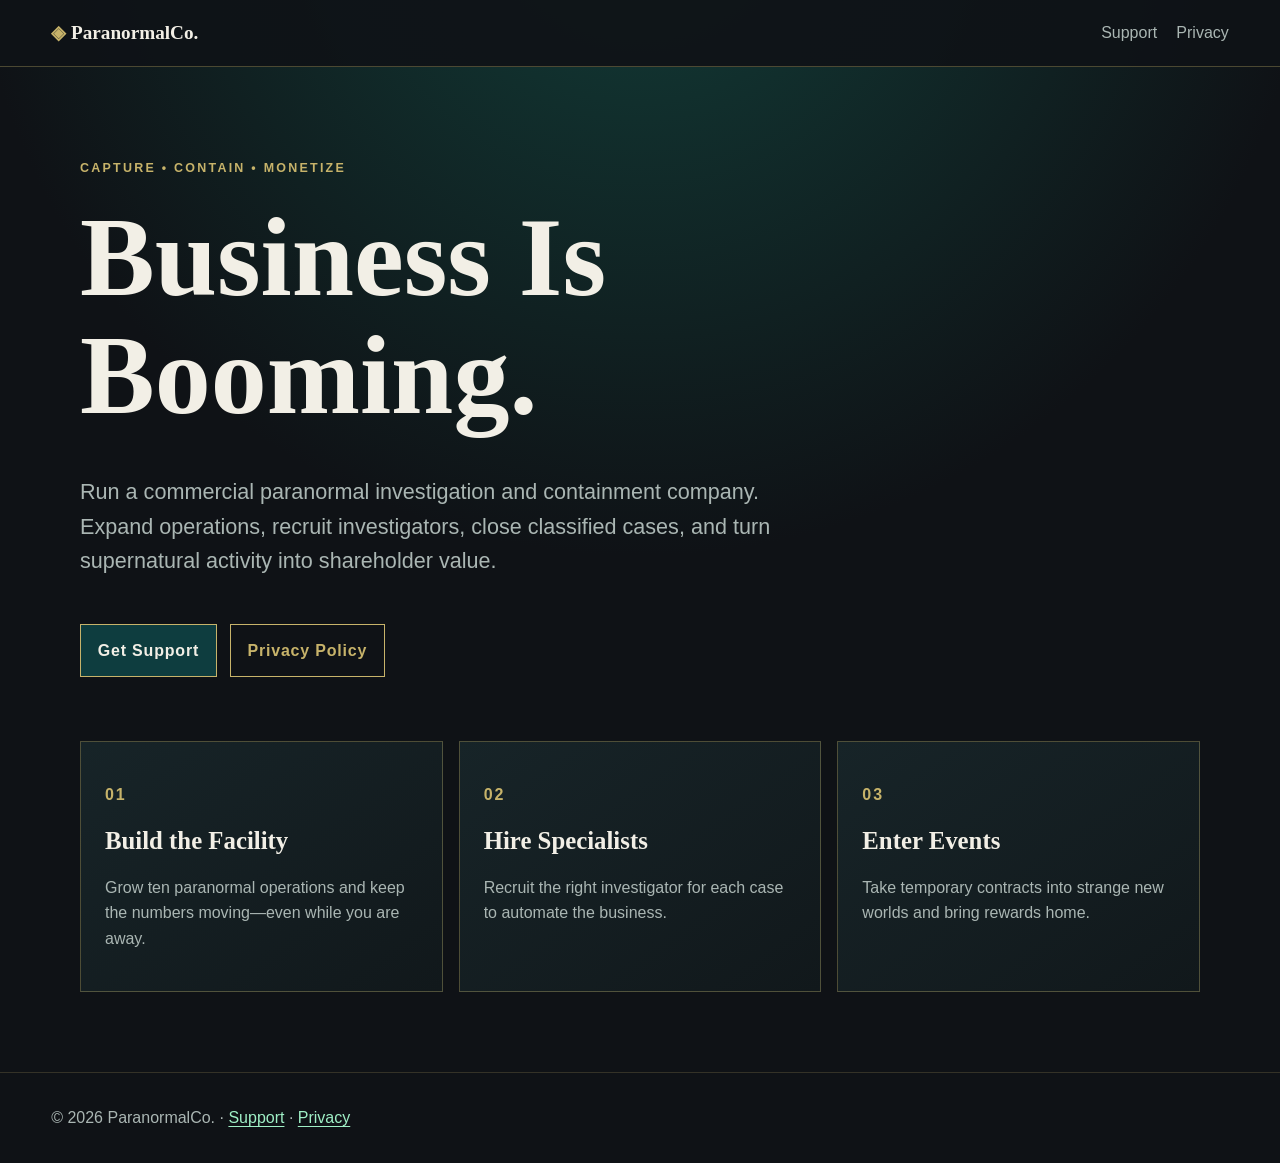
<file: index.html>
<!doctype html>
<html lang="en">
<head>
  <meta charset="utf-8">
  <meta name="viewport" content="width=device-width, initial-scale=1">
  <meta name="description" content="Official support and privacy information for ParanormalCo., the supernatural idle-management game.">
  <title>ParanormalCo. — Business Is Booming.</title>
  <link rel="stylesheet" href="styles.css">
</head>
<body>
  <header class="nav">
    <a class="brand" href="index.html"><span class="eye">◈</span> ParanormalCo.</a>
    <nav><a href="support.html">Support</a><a href="privacy.html">Privacy</a></nav>
  </header>
  <main>
    <section class="hero">
      <p class="eyebrow">CAPTURE • CONTAIN • MONETIZE</p>
      <h1>Business Is Booming.</h1>
      <p class="lede">Run a commercial paranormal investigation and containment company. Expand operations, recruit investigators, close classified cases, and turn supernatural activity into shareholder value.</p>
      <div class="actions"><a class="button" href="support.html">Get Support</a><a class="button secondary" href="privacy.html">Privacy Policy</a></div>
    </section>
    <section class="brief-grid" aria-label="Game features">
      <article><p class="number">01</p><h2>Build the Facility</h2><p>Grow ten paranormal operations and keep the numbers moving—even while you are away.</p></article>
      <article><p class="number">02</p><h2>Hire Specialists</h2><p>Recruit the right investigator for each case to automate the business.</p></article>
      <article><p class="number">03</p><h2>Enter Events</h2><p>Take temporary contracts into strange new worlds and bring rewards home.</p></article>
    </section>
  </main>
  <footer>© 2026 ParanormalCo. · <a href="support.html">Support</a> · <a href="privacy.html">Privacy</a></footer>
</body>
</html>
</file>
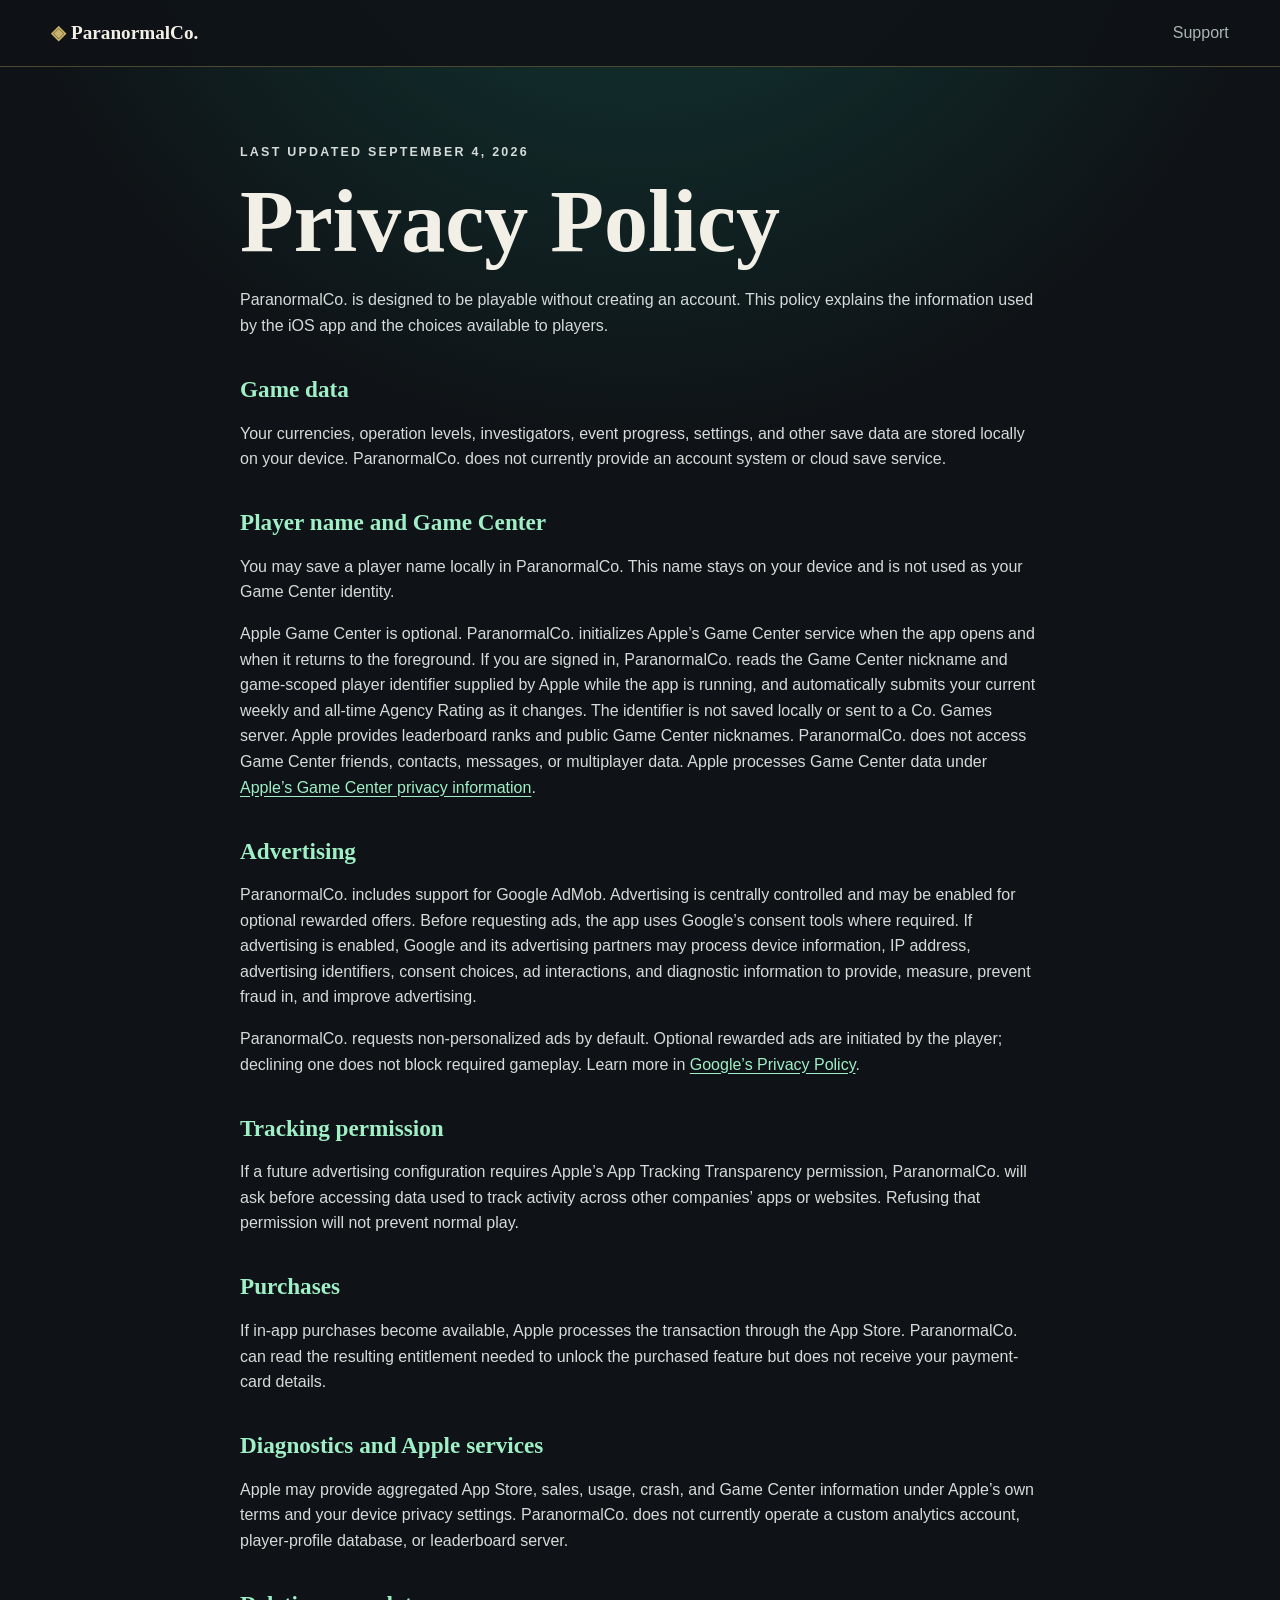
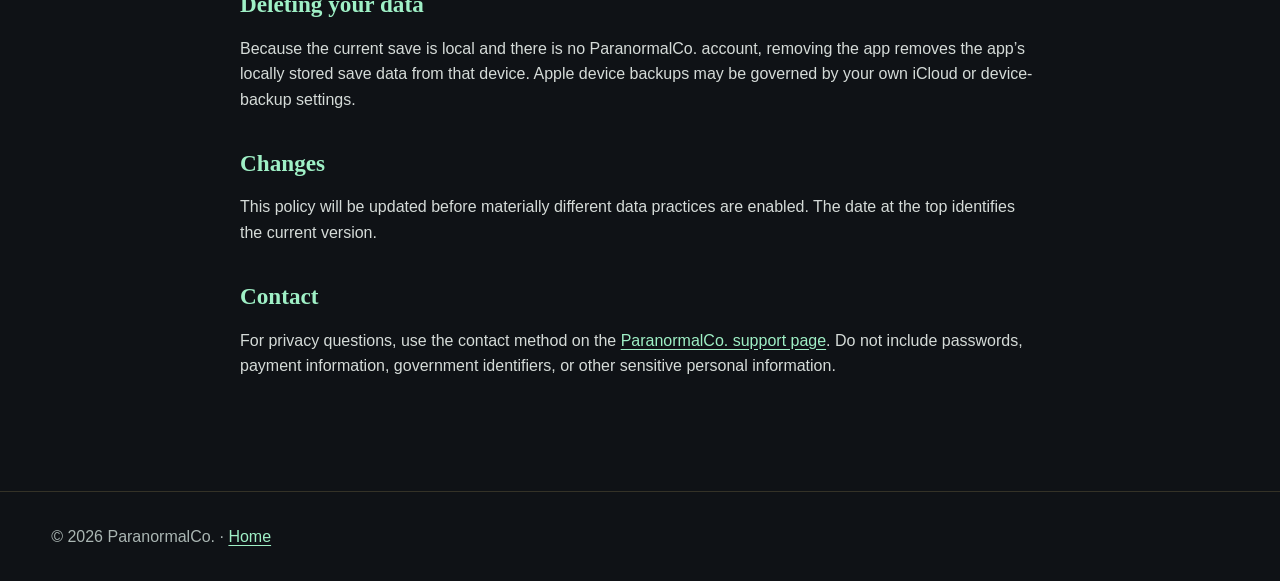
<file: privacy.html>
<!doctype html>
<html lang="en">
<head>
  <meta charset="utf-8">
  <meta name="viewport" content="width=device-width, initial-scale=1">
  <title>Privacy Policy — ParanormalCo.</title>
  <link rel="stylesheet" href="styles.css">
</head>
<body>
  <header class="nav"><a class="brand" href="index.html"><span class="eye">◈</span> ParanormalCo.</a><nav><a href="support.html">Support</a></nav></header>
  <main class="document">
    <p class="eyebrow">LAST UPDATED SEPTEMBER 4, 2026</p>
    <h1>Privacy Policy</h1>
    <p>ParanormalCo. is designed to be playable without creating an account. This policy explains the information used by the iOS app and the choices available to players.</p>

    <h2>Game data</h2>
    <p>Your currencies, operation levels, investigators, event progress, settings, and other save data are stored locally on your device. ParanormalCo. does not currently provide an account system or cloud save service.</p>

    <h2>Player name and Game Center</h2>
    <p>You may save a player name locally in ParanormalCo. This name stays on your device and is not used as your Game Center identity.</p>
    <p>Apple Game Center is optional. ParanormalCo. initializes Apple’s Game Center service when the app opens and when it returns to the foreground. If you are signed in, ParanormalCo. reads the Game Center nickname and game-scoped player identifier supplied by Apple while the app is running, and automatically submits your current weekly and all-time Agency Rating as it changes. The identifier is not saved locally or sent to a Co. Games server. Apple provides leaderboard ranks and public Game Center nicknames. ParanormalCo. does not access Game Center friends, contacts, messages, or multiplayer data. Apple processes Game Center data under <a href="https://www.apple.com/legal/privacy/data/en/game-center/">Apple’s Game Center privacy information</a>.</p>

    <h2>Advertising</h2>
    <p>ParanormalCo. includes support for Google AdMob. Advertising is centrally controlled and may be enabled for optional rewarded offers. Before requesting ads, the app uses Google’s consent tools where required. If advertising is enabled, Google and its advertising partners may process device information, IP address, advertising identifiers, consent choices, ad interactions, and diagnostic information to provide, measure, prevent fraud in, and improve advertising.</p>
    <p>ParanormalCo. requests non-personalized ads by default. Optional rewarded ads are initiated by the player; declining one does not block required gameplay. Learn more in <a href="https://policies.google.com/privacy">Google’s Privacy Policy</a>.</p>

    <h2>Tracking permission</h2>
    <p>If a future advertising configuration requires Apple’s App Tracking Transparency permission, ParanormalCo. will ask before accessing data used to track activity across other companies’ apps or websites. Refusing that permission will not prevent normal play.</p>

    <h2>Purchases</h2>
    <p>If in-app purchases become available, Apple processes the transaction through the App Store. ParanormalCo. can read the resulting entitlement needed to unlock the purchased feature but does not receive your payment-card details.</p>

    <h2>Diagnostics and Apple services</h2>
    <p>Apple may provide aggregated App Store, sales, usage, crash, and Game Center information under Apple’s own terms and your device privacy settings. ParanormalCo. does not currently operate a custom analytics account, player-profile database, or leaderboard server.</p>

    <h2>Deleting your data</h2>
    <p>Because the current save is local and there is no ParanormalCo. account, removing the app removes the app’s locally stored save data from that device. Apple device backups may be governed by your own iCloud or device-backup settings.</p>

    <h2>Changes</h2>
    <p>This policy will be updated before materially different data practices are enabled. The date at the top identifies the current version.</p>

    <h2>Contact</h2>
    <p>For privacy questions, use the contact method on the <a href="support.html">ParanormalCo. support page</a>. Do not include passwords, payment information, government identifiers, or other sensitive personal information.</p>
  </main>
  <footer>© 2026 ParanormalCo. · <a href="index.html">Home</a></footer>
</body>
</html>
</file>
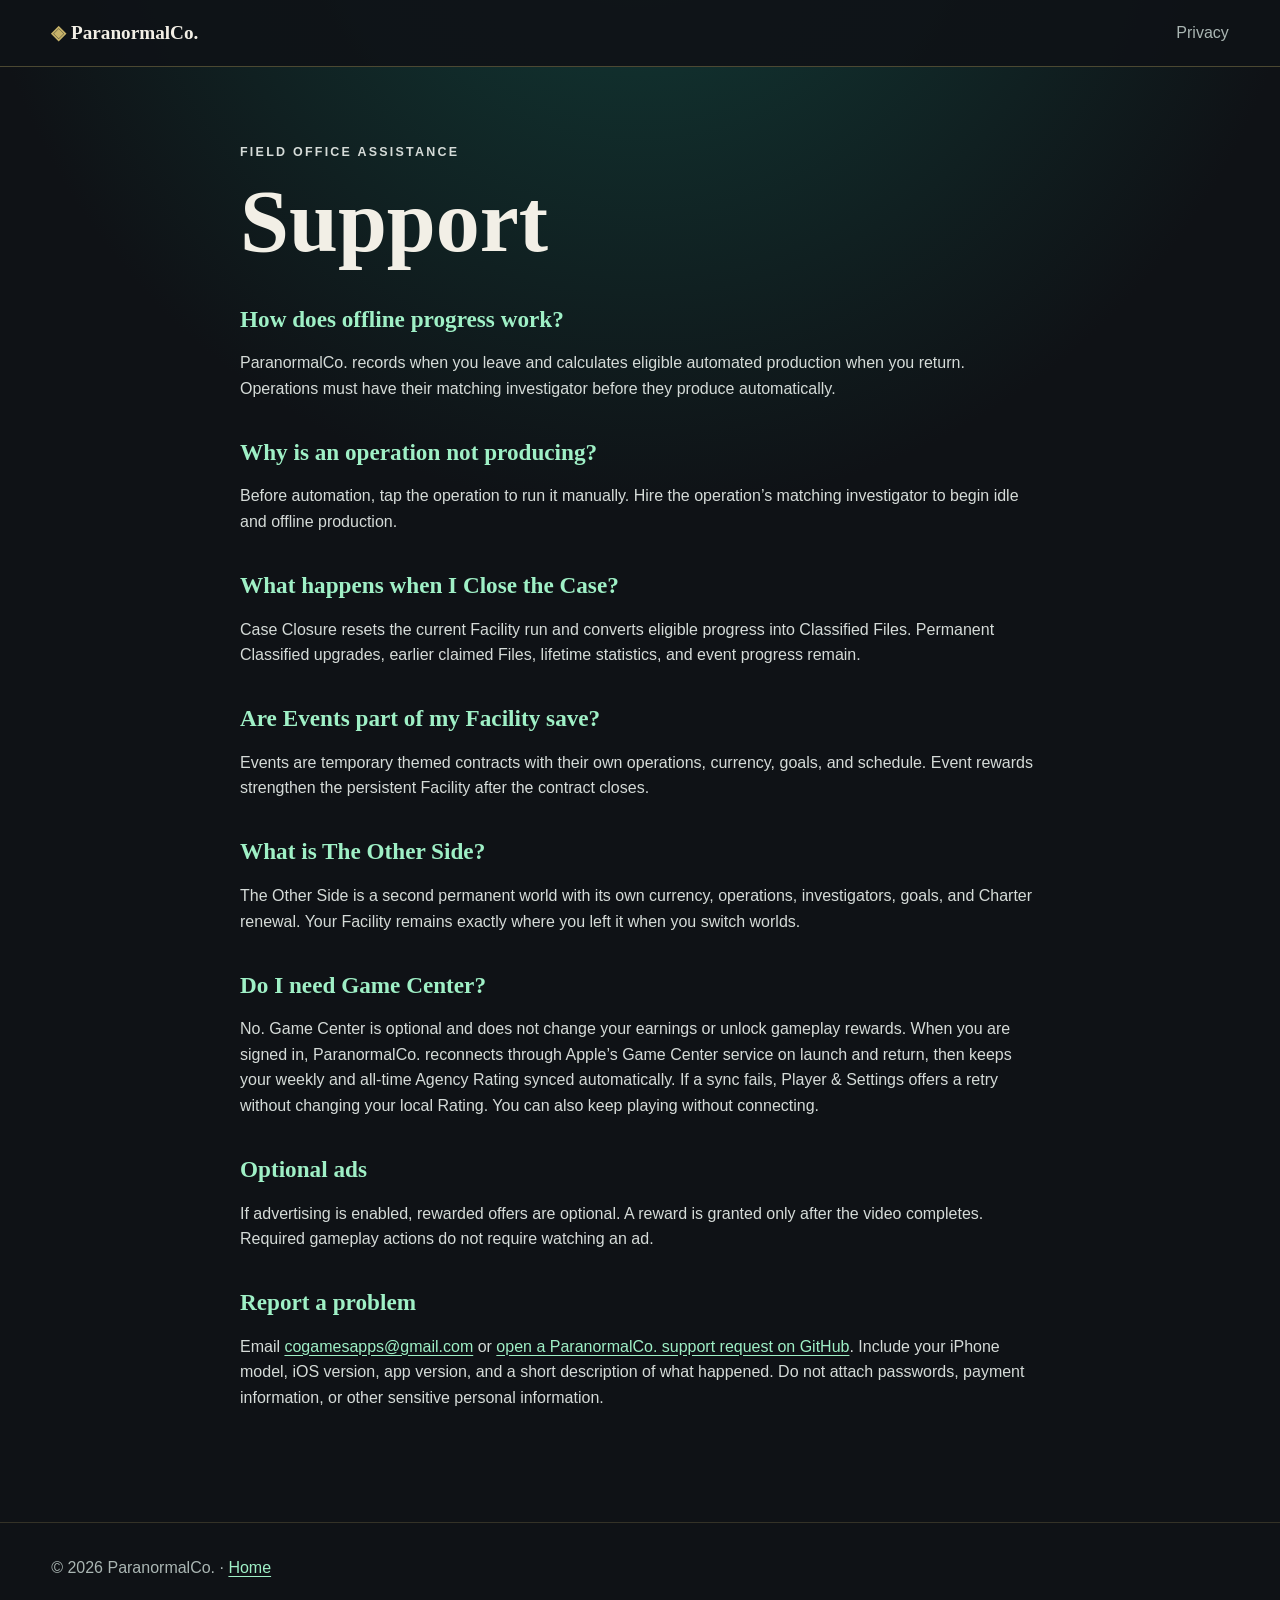
<file: support.html>
<!doctype html>
<html lang="en">
<head>
  <meta charset="utf-8">
  <meta name="viewport" content="width=device-width, initial-scale=1">
  <title>Support — ParanormalCo.</title>
  <link rel="stylesheet" href="styles.css">
</head>
<body>
  <header class="nav"><a class="brand" href="index.html"><span class="eye">◈</span> ParanormalCo.</a><nav><a href="privacy.html">Privacy</a></nav></header>
  <main class="document">
    <p class="eyebrow">FIELD OFFICE ASSISTANCE</p>
    <h1>Support</h1>

    <h2>How does offline progress work?</h2>
    <p>ParanormalCo. records when you leave and calculates eligible automated production when you return. Operations must have their matching investigator before they produce automatically.</p>

    <h2>Why is an operation not producing?</h2>
    <p>Before automation, tap the operation to run it manually. Hire the operation’s matching investigator to begin idle and offline production.</p>

    <h2>What happens when I Close the Case?</h2>
    <p>Case Closure resets the current Facility run and converts eligible progress into Classified Files. Permanent Classified upgrades, earlier claimed Files, lifetime statistics, and event progress remain.</p>

    <h2>Are Events part of my Facility save?</h2>
    <p>Events are temporary themed contracts with their own operations, currency, goals, and schedule. Event rewards strengthen the persistent Facility after the contract closes.</p>

    <h2>What is The Other Side?</h2>
    <p>The Other Side is a second permanent world with its own currency, operations, investigators, goals, and Charter renewal. Your Facility remains exactly where you left it when you switch worlds.</p>

    <h2>Do I need Game Center?</h2>
    <p>No. Game Center is optional and does not change your earnings or unlock gameplay rewards. When you are signed in, ParanormalCo. reconnects through Apple’s Game Center service on launch and return, then keeps your weekly and all-time Agency Rating synced automatically. If a sync fails, Player &amp; Settings offers a retry without changing your local Rating. You can also keep playing without connecting.</p>

    <h2>Optional ads</h2>
    <p>If advertising is enabled, rewarded offers are optional. A reward is granted only after the video completes. Required gameplay actions do not require watching an ad.</p>

    <h2>Report a problem</h2>
    <p>Email <a href="mailto:cogamesapps@gmail.com">cogamesapps@gmail.com</a> or <a href="https://github.com/cnoles1980/paranormalco-pages/issues/new">open a ParanormalCo. support request on GitHub</a>. Include your iPhone model, iOS version, app version, and a short description of what happened. Do not attach passwords, payment information, or other sensitive personal information.</p>
  </main>
  <footer>© 2026 ParanormalCo. · <a href="index.html">Home</a></footer>
</body>
</html>
</file>
<file: styles.css>
:root {
  color-scheme: dark;
  --void: #0f1216;
  --panel: #151e21;
  --teal: #1e2a2e;
  --ecto: #0e3d3f;
  --gold: #c7b36a;
  --mint: #9ff0c6;
  --amethyst: #8d79a3;
  --paper: #f2efe6;
  --muted: #aab6b3;
  font-family: ui-sans-serif, -apple-system, BlinkMacSystemFont, "Segoe UI", sans-serif;
}
* { box-sizing: border-box; }
body { margin: 0; min-height: 100vh; background: radial-gradient(circle at 50% -10%, #123d38 0, var(--void) 42rem); color: var(--paper); line-height: 1.6; }
a { color: var(--mint); text-underline-offset: .2em; }
.nav { display: flex; justify-content: space-between; align-items: center; gap: 2rem; padding: 1.1rem clamp(1.2rem, 4vw, 4rem); border-bottom: 1px solid #c7b36a55; background: #0f1216e8; }
.brand { color: var(--paper); font-family: Georgia, serif; font-weight: 700; font-size: 1.2rem; text-decoration: none; }
.eye { color: var(--gold); }
nav { display: flex; gap: 1.2rem; }
nav a { color: var(--muted); text-decoration: none; }
nav a:hover, nav a:focus { color: var(--mint); }
main { width: min(70rem, calc(100% - 2rem)); margin: 0 auto; }
.hero { min-height: 34rem; display: grid; align-content: center; padding: 5rem 0 4rem; }
.eyebrow { color: var(--gold); font-size: .78rem; font-weight: 800; letter-spacing: .18em; }
h1, h2 { font-family: Georgia, serif; line-height: 1.05; }
h1 { max-width: 12ch; margin: .45rem 0 1.2rem; font-size: clamp(3.25rem, 9vw, 7rem); }
.lede { max-width: 46rem; color: var(--muted); font-size: clamp(1.08rem, 2.2vw, 1.35rem); }
.actions { display: flex; flex-wrap: wrap; gap: .8rem; margin-top: 1.5rem; }
.button { display: inline-block; padding: .78rem 1.05rem; border: 1px solid var(--gold); background: var(--ecto); color: var(--paper); font-weight: 800; letter-spacing: .05em; text-decoration: none; }
.button.secondary { background: transparent; color: var(--gold); }
.brief-grid { display: grid; grid-template-columns: repeat(3, 1fr); gap: 1rem; padding-bottom: 5rem; }
.brief-grid article { min-height: 15rem; padding: 1.5rem; border: 1px solid #c7b36a55; background: linear-gradient(145deg, #172428, #11181b); }
.brief-grid h2 { font-size: 1.55rem; }
.brief-grid p { color: var(--muted); }
.brief-grid .number { color: var(--gold); font-weight: 800; letter-spacing: .12em; }
.document { max-width: 50rem; padding: 4rem 0 6rem; }
.document h1 { max-width: none; font-size: clamp(2.8rem, 8vw, 5.5rem); }
.document h2 { margin-top: 2.4rem; color: var(--mint); font-size: 1.45rem; }
.document p { color: #d5dbd8; }
footer { padding: 2rem clamp(1.2rem, 4vw, 4rem); border-top: 1px solid #c7b36a33; color: var(--muted); }
@media (max-width: 720px) {
  .brief-grid { grid-template-columns: 1fr; }
  .nav { align-items: flex-start; }
  .hero { min-height: 28rem; }
}
</file>
